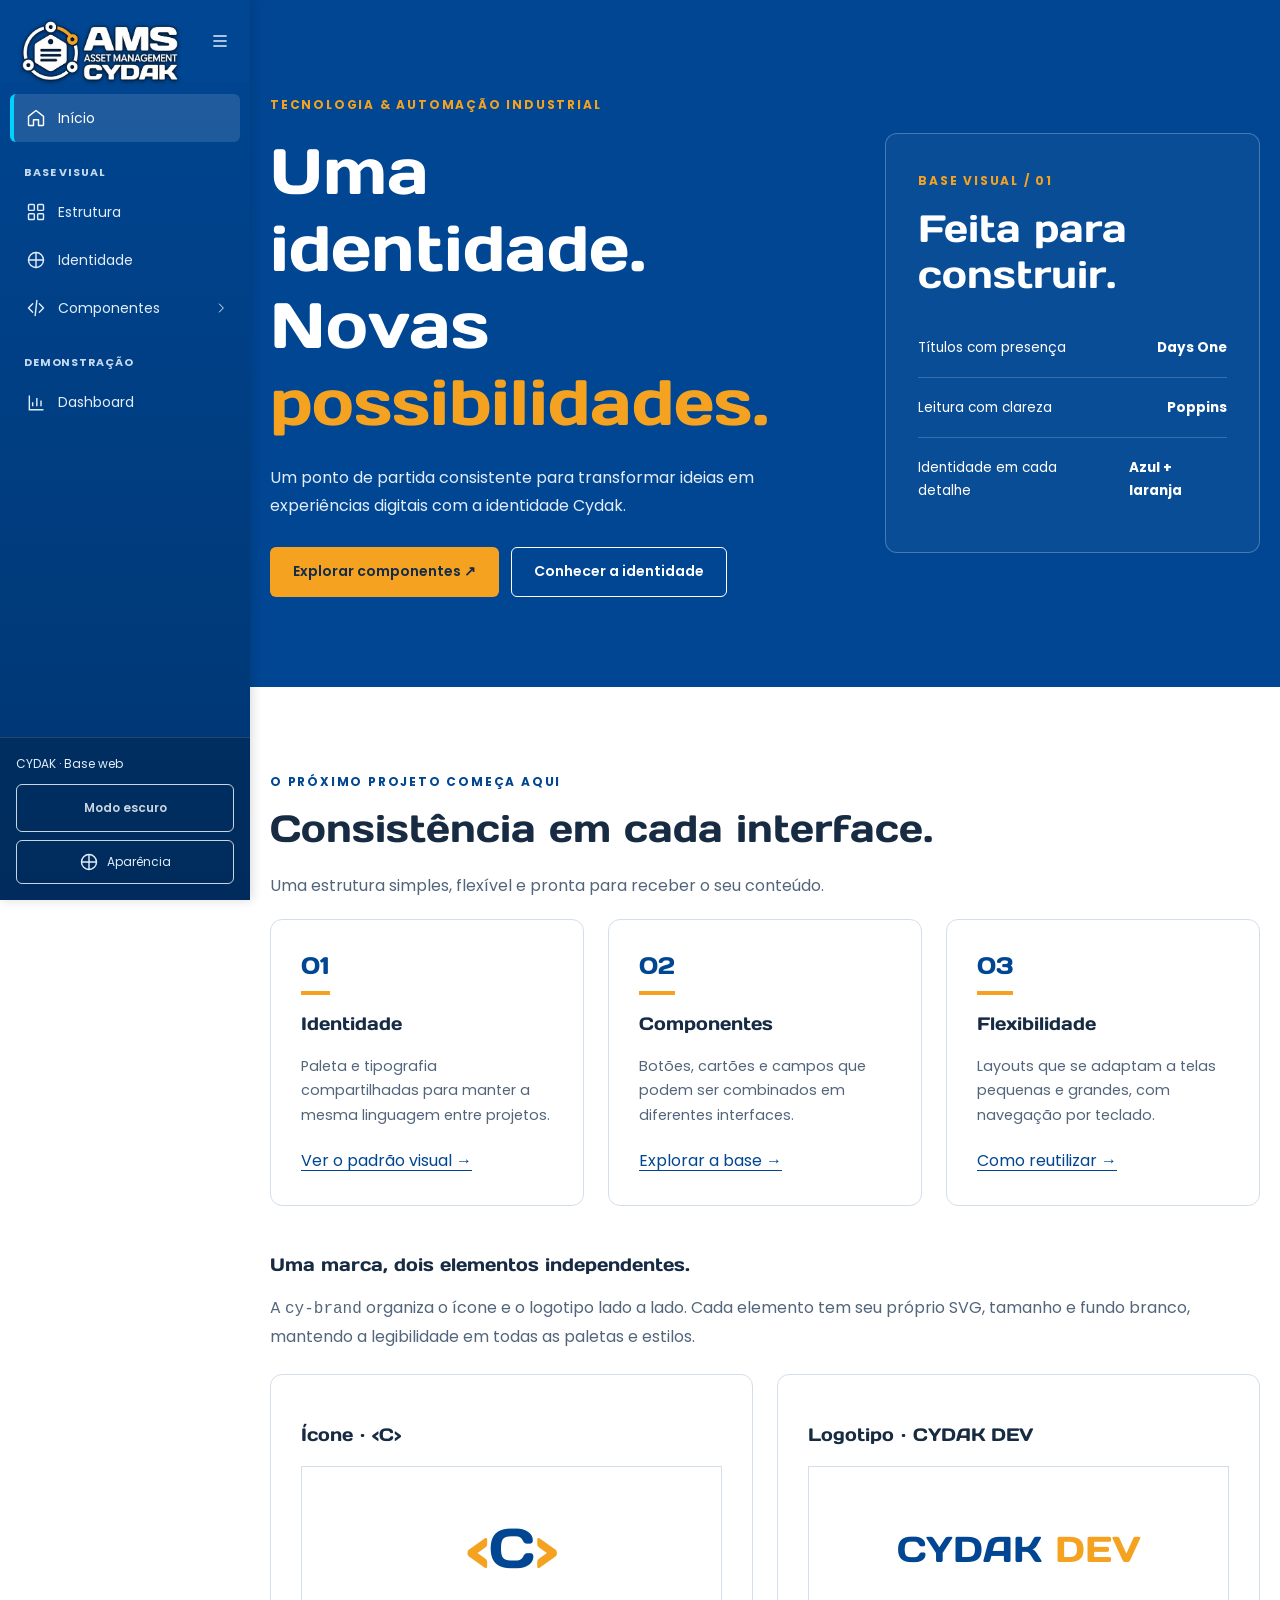
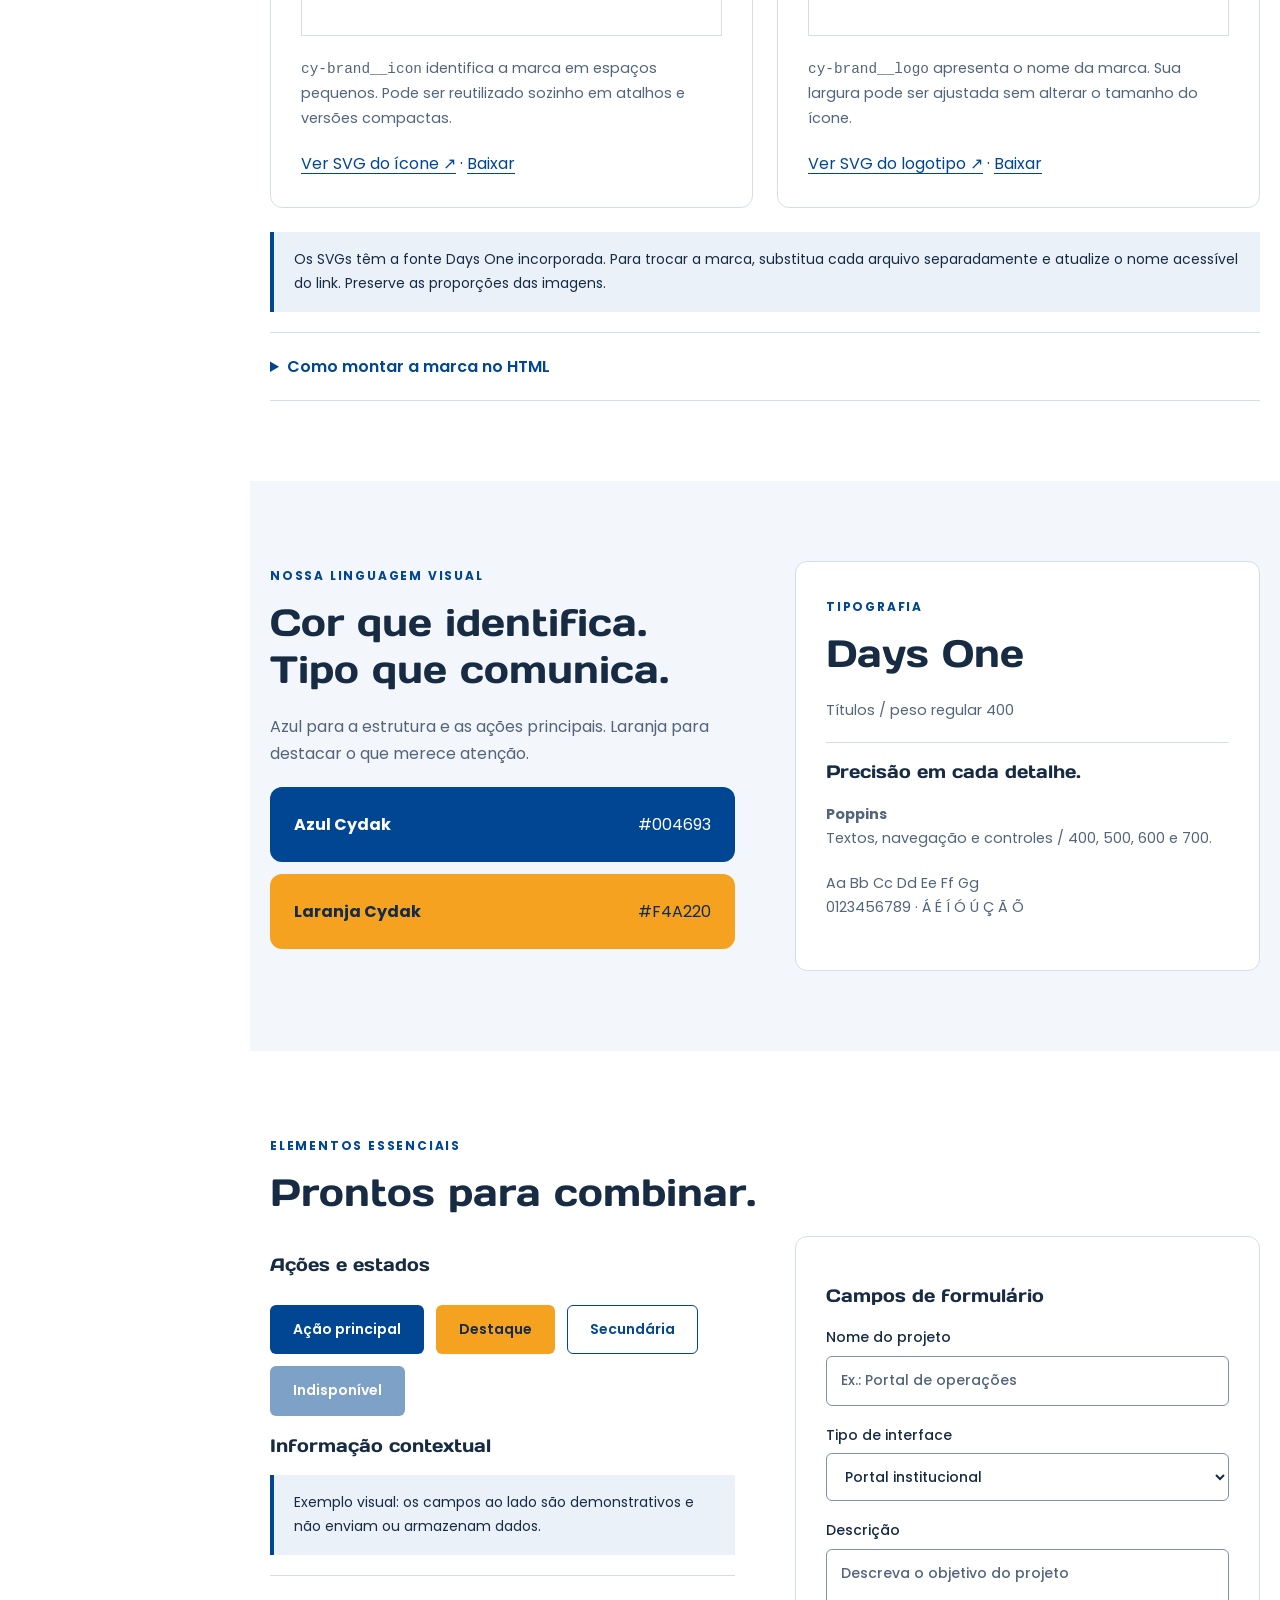
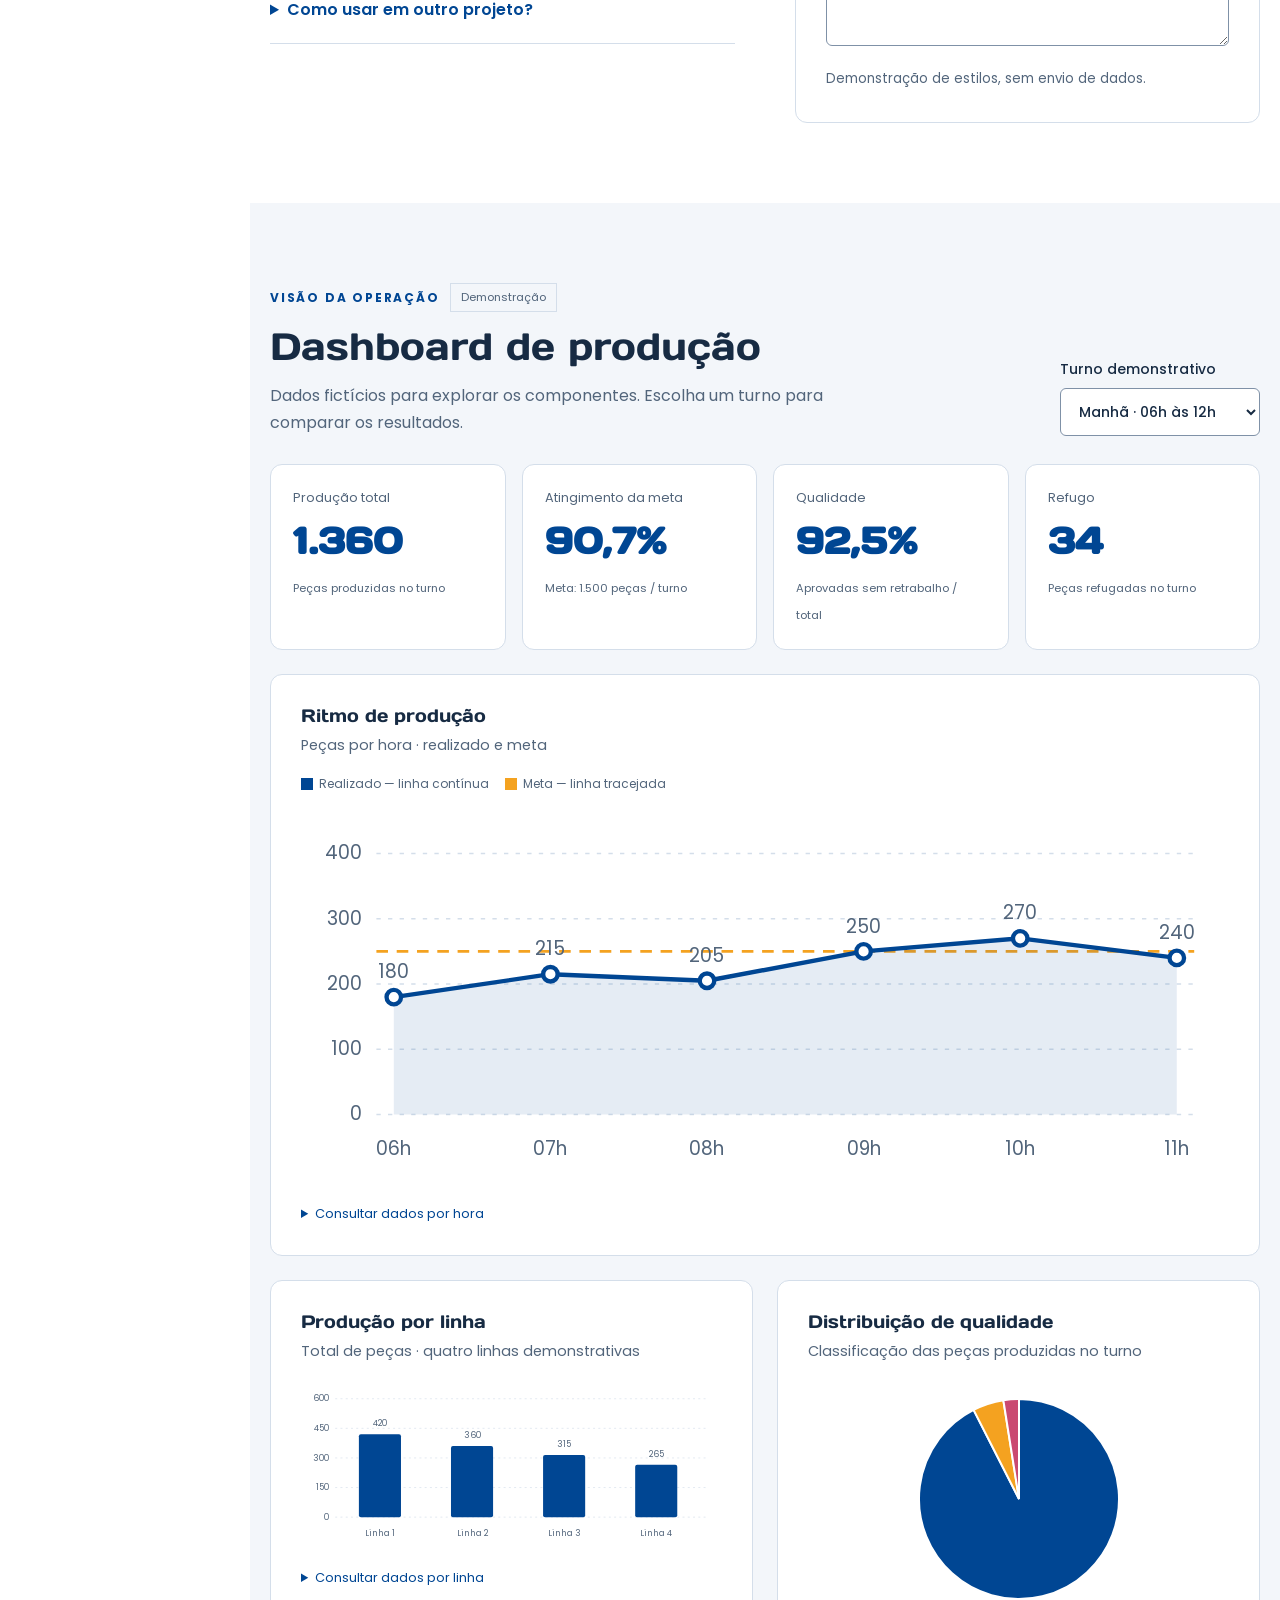
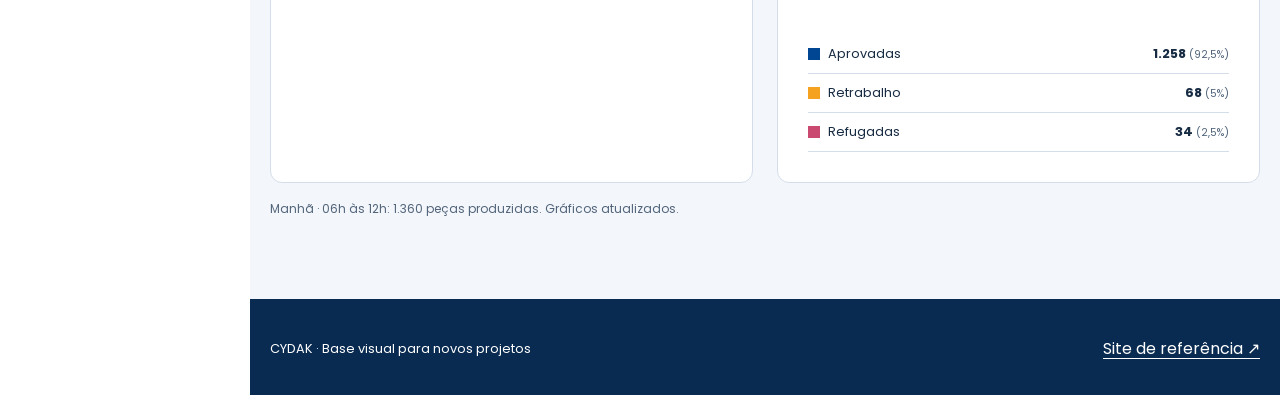
<file: index.html>
<!doctype html>
<html lang="pt-BR">
<head>
  <meta charset="utf-8">
  <meta name="viewport" content="width=device-width, initial-scale=1">
  <meta name="description" content="Base visual reutilizável para projetos Cydak: cores, tipografia e componentes.">
  <title>CYDAK | Base para novos projetos</title>
  <script src="assets/js/theme.js"></script>
  <script src="assets/js/appearance.js"></script>
  <link rel="stylesheet" href="assets/css/cydak.css">
  <link rel="stylesheet" href="assets/css/sidebar.css">
  <link rel="stylesheet" href="assets/css/appearance.css">
  <link rel="stylesheet" href="assets/css/visual-styles.css">
  <link rel="stylesheet" href="assets/css/dashboard.css">
  <script src="assets/js/sidebar.js" defer></script>
  <script src="assets/js/dashboard.js" defer></script>
</head>
<body>
  <svg class="cy-filter-definitions" width="0" height="0" aria-hidden="true" focusable="false">
    <filter id="cy-logo-dark" color-interpolation-filters="sRGB">
      <feColorMatrix type="matrix" values="
        -0.045 0 0 0 1
        -0.381 0 0 0 1
        -0.914 0 0 0 1
         0     0 0 1 0"/>
    </filter>
  </svg>
  <a class="cy-skip" href="#conteudo">Ir para o conteúdo</a>
  <div class="cy-app">
  <aside class="cy-sidebar" aria-label="Menu lateral">
    <div class="cy-sidebar__brand"><a class="cy-brand cy-brand--ams" href="#conteudo" aria-label="CYDAK AMS — início"><span class="cy-brand__selected"><img data-brand-image src="assets/brand/ams/ams-gestao-ativos.png" alt="" width="1906" height="825"></span></a><button class="cy-sidebar__toggle" type="button" aria-controls="menu-lateral" aria-expanded="true" aria-label="Recolher menu" title="Recolher menu" hidden><svg class="cy-sidebar__icon" viewBox="0 0 24 24" fill="none" stroke="currentColor" stroke-width="2" aria-hidden="true"><path d="M4 6h16M4 12h16M4 18h16"/></svg></button></div>
    <nav class="cy-sidebar__nav" id="menu-lateral" aria-label="Navegação principal"><a class="cy-sidebar__link" href="#conteudo" title="Início"><svg class="cy-sidebar__icon" viewBox="0 0 24 24" fill="none" stroke="currentColor" stroke-width="1.7" stroke-linecap="round" stroke-linejoin="round" aria-hidden="true"><path d="m3 10 9-7 9 7v10a1 1 0 0 1-1 1h-5v-7H9v7H4a1 1 0 0 1-1-1Z"/></svg><span class="cy-sidebar__label">Início</span></a><p class="cy-sidebar__section">Base visual</p><a class="cy-sidebar__link" href="#estrutura" title="Estrutura"><svg class="cy-sidebar__icon" viewBox="0 0 24 24" fill="none" stroke="currentColor" stroke-width="1.7" stroke-linecap="round" stroke-linejoin="round" aria-hidden="true"><rect x="3" y="3" width="7" height="7" rx="1"/><rect x="14" y="3" width="7" height="7" rx="1"/><rect x="3" y="14" width="7" height="7" rx="1"/><rect x="14" y="14" width="7" height="7" rx="1"/></svg><span class="cy-sidebar__label">Estrutura</span></a><a class="cy-sidebar__link" href="#identidade" title="Identidade"><svg class="cy-sidebar__icon" viewBox="0 0 24 24" fill="none" stroke="currentColor" stroke-width="1.7" stroke-linecap="round" stroke-linejoin="round" aria-hidden="true"><circle cx="12" cy="12" r="9"/><path d="M12 3v18M3 12h18"/></svg><span class="cy-sidebar__label">Identidade</span></a><details class="cy-sidebar__group"><summary title="Componentes"><svg class="cy-sidebar__icon" viewBox="0 0 24 24" fill="none" stroke="currentColor" stroke-width="1.7" stroke-linecap="round" stroke-linejoin="round" aria-hidden="true"><path d="m8 7-5 5 5 5m8-10 5 5-5 5m-3-14-2 18"/></svg><span class="cy-sidebar__label">Componentes</span><svg class="cy-sidebar__icon" viewBox="0 0 24 24" fill="none" stroke="currentColor" stroke-width="1.7" stroke-linecap="round" stroke-linejoin="round" aria-hidden="true"><path d="m9 5 7 7-7 7"/></svg></summary><div class="cy-sidebar__submenu"><a class="cy-sidebar__link" href="#componentes" title="Visão geral"><svg class="cy-sidebar__icon" viewBox="0 0 24 24" fill="none" stroke="currentColor" stroke-width="1.7" stroke-linecap="round" stroke-linejoin="round" aria-hidden="true"><rect x="3" y="3" width="7" height="7" rx="1"/><rect x="14" y="3" width="7" height="7" rx="1"/><rect x="3" y="14" width="7" height="7" rx="1"/><rect x="14" y="14" width="7" height="7" rx="1"/></svg><span class="cy-sidebar__label">Visão geral</span></a><a class="cy-sidebar__link" href="#uso" title="Como reutilizar"><svg class="cy-sidebar__icon" viewBox="0 0 24 24" fill="none" stroke="currentColor" stroke-width="1.7" stroke-linecap="round" stroke-linejoin="round" aria-hidden="true"><path d="M12 5v16M3 3l9 2 9-2v16l-9 2-9-2Z"/></svg><span class="cy-sidebar__label">Como reutilizar</span></a></div></details><p class="cy-sidebar__section">Demonstração</p><a class="cy-sidebar__link" href="#dashboard" title="Dashboard"><svg class="cy-sidebar__icon" viewBox="0 0 24 24" fill="none" stroke="currentColor" stroke-width="1.7" aria-hidden="true"><path d="M4 3v17h17M8 16v-5m5 5V6m5 10V9"/></svg><span class="cy-sidebar__label">Dashboard</span></a></nav>
    <div class="cy-sidebar__footer"><span class="cy-sidebar__caption">CYDAK · Base web</span><button class="cy-button cy-button--outline cy-theme-toggle" type="button" data-theme-toggle hidden>Modo escuro</button><button class="cy-appearance-open" type="button" data-appearance-open aria-haspopup="dialog" aria-controls="aparencia" aria-label="Personalizar aparência" title="Personalizar aparência" hidden><svg class="cy-sidebar__icon" viewBox="0 0 24 24" fill="none" stroke="currentColor" stroke-width="1.7" aria-hidden="true"><circle cx="12" cy="12" r="9"/><path d="M12 3v18M3 12h18"/></svg><span>Aparência</span></button></div>
  </aside>
  <div class="cy-app__content">
  <main id="conteudo">


    <section class="cy-hero" aria-labelledby="titulo">
      <div class="cy-container cy-hero__grid">
        <div>
          <span class="cy-eyebrow">Tecnologia &amp; automação industrial</span>
          <h1 id="titulo">Uma identidade.<br>Novas <span class="cy-hero__accent">possibilidades.</span></h1>
          <p>Um ponto de partida consistente para transformar ideias em experiências digitais com a identidade Cydak.</p>
          <div class="cy-actions"><a class="cy-button cy-button--accent" href="#componentes">Explorar componentes <span aria-hidden="true">&nbsp;↗</span></a><a class="cy-button cy-button--outline" href="#identidade">Conhecer a identidade</a></div>
        </div>
        <aside class="cy-panel" aria-label="Resumo da base visual">
          <span class="cy-eyebrow">Base visual / 01</span>
          <h2>Feita para<br>construir.</h2>
          <div class="cy-panel__row"><span>Títulos com presença</span><strong>Days One</strong></div>
          <div class="cy-panel__row"><span>Leitura com clareza</span><strong>Poppins</strong></div>
          <div class="cy-panel__row"><span>Identidade em cada detalhe</span><strong>Azul + laranja</strong></div>
        </aside>
      </div>
    </section>
    <section class="cy-section" id="estrutura" aria-labelledby="estrutura-titulo">
      <div class="cy-container">
        <span class="cy-eyebrow">O próximo projeto começa aqui</span>
        <h2 id="estrutura-titulo">Consistência em cada interface.</h2>
        <p class="cy-muted">Uma estrutura simples, flexível e pronta para receber o seu conteúdo.</p>
        <div class="cy-grid">
          <article class="cy-card"><span class="cy-card__index">01</span><h3>Identidade</h3><p>Paleta e tipografia compartilhadas para manter a mesma linguagem entre projetos.</p><a href="#identidade">Ver o padrão visual →</a></article>
          <article class="cy-card"><span class="cy-card__index">02</span><h3>Componentes</h3><p>Botões, cartões e campos que podem ser combinados em diferentes interfaces.</p><a href="#componentes">Explorar a base →</a></article>
          <article class="cy-card"><span class="cy-card__index">03</span><h3>Flexibilidade</h3><p>Layouts que se adaptam a telas pequenas e grandes, com navegação por teclado.</p><a href="#uso">Como reutilizar →</a></article>
        </div>
        <div class="cy-brand-guide" aria-labelledby="marca-estrutura-titulo">
          <h3 id="marca-estrutura-titulo">Uma marca, dois elementos independentes.</h3>
          <p class="cy-muted">A <code>cy-brand</code> organiza o ícone e o logotipo lado a lado. Cada elemento tem seu próprio SVG, tamanho e fundo branco, mantendo a legibilidade em todas as paletas e estilos.</p>
          <div class="cy-brand-guide__grid">
            <article class="cy-card"><h3>Ícone · &lt;C&gt;</h3><div class="cy-brand-guide__preview"><img class="cy-brand-guide__icon" src="assets/brand/icone-c.svg" alt="Ícone Cydak: letra C azul entre sinais angulares laranja" width="512" height="512" loading="lazy"></div><p><code>cy-brand__icon</code> identifica a marca em espaços pequenos. Pode ser reutilizado sozinho em atalhos e versões compactas.</p><a href="assets/brand/icone-c.svg" target="_blank" rel="noopener">Ver SVG do ícone ↗</a> · <a href="assets/brand/icone-c.svg" download>Baixar</a></article>
            <article class="cy-card"><h3>Logotipo · CYDAK DEV</h3><div class="cy-brand-guide__preview"><img class="cy-brand-guide__logo" src="assets/brand/cydak-dev.svg" alt="Logotipo CYDAK em azul e DEV em laranja" width="1000" height="180" loading="lazy"></div><p><code>cy-brand__logo</code> apresenta o nome da marca. Sua largura pode ser ajustada sem alterar o tamanho do ícone.</p><a href="assets/brand/cydak-dev.svg" target="_blank" rel="noopener">Ver SVG do logotipo ↗</a> · <a href="assets/brand/cydak-dev.svg" download>Baixar</a></article>
          </div>
          <p class="cy-note">Os SVGs têm a fonte Days One incorporada. Para trocar a marca, substitua cada arquivo separadamente e atualize o nome acessível do link. Preserve as proporções das imagens.</p>
          <details class="cy-details"><summary>Como montar a marca no HTML</summary><pre class="cy-brand-guide__code"><code>&lt;a class="cy-brand" href="#conteudo" aria-label="Cydak Dev — início"&gt;
  &lt;span class="cy-brand__icon"&gt;
    &lt;img src="assets/brand/icone-c.svg" alt="" width="512" height="512"&gt;
  &lt;/span&gt;
  &lt;span class="cy-brand__logo"&gt;
    &lt;img src="assets/brand/cydak-dev.svg" alt="" width="1000" height="180"&gt;
  &lt;/span&gt;
&lt;/a&gt;</code></pre></details>
        </div>
      </div>
    </section>
    <section class="cy-section cy-section--soft" id="identidade" aria-labelledby="identidade-titulo">
      <div class="cy-container cy-split">
        <div><span class="cy-eyebrow">Nossa linguagem visual</span><h2 id="identidade-titulo">Cor que identifica.<br>Tipo que comunica.</h2><p class="cy-muted">Azul para a estrutura e as ações principais. Laranja para destacar o que merece atenção.</p><div class="cy-swatch cy-swatch--blue"><strong>Azul Cydak</strong><span>#004693</span></div><div class="cy-swatch cy-swatch--orange"><strong>Laranja Cydak</strong><span>#F4A220</span></div></div>
        <div class="cy-card"><span class="cy-eyebrow">Tipografia</span><h2>Days One</h2><p>Títulos / peso regular 400</p><hr><h3>Precisão em cada detalhe.</h3><p><strong>Poppins</strong><br>Textos, navegação e controles / 400, 500, 600 e 700.</p><p>Aa Bb Cc Dd Ee Ff Gg<br>0123456789 · Á É Í Ó Ú Ç Ã Õ</p></div>
      </div>
    </section>
    <section class="cy-section" id="componentes" aria-labelledby="componentes-titulo">
      <div class="cy-container"><span class="cy-eyebrow">Elementos essenciais</span><h2 id="componentes-titulo">Prontos para combinar.</h2>
        <div class="cy-split">
          <div><h3>Ações e estados</h3><div class="cy-actions"><a class="cy-button" href="#uso">Ação principal</a><a class="cy-button cy-button--accent" href="#uso">Destaque</a><a class="cy-button cy-button--outline" href="#uso">Secundária</a><button class="cy-button" type="button" disabled>Indisponível</button></div><h3>Informação contextual</h3><p class="cy-note">Exemplo visual: os campos ao lado são demonstrativos e não enviam ou armazenam dados.</p><details class="cy-details" id="uso"><summary>Como usar em outro projeto?</summary><p>Copie a pasta assets e vincule cydak.css no HTML. Reutilize os componentes desta página e ajuste os tokens no início do CSS. Consulte o README para detalhes.</p></details></div>
          <div class="cy-card"><h3>Campos de formulário</h3><label class="cy-field" for="nome">Nome do projeto<input class="cy-input" id="nome" name="nome" placeholder="Ex.: Portal de operações" aria-describedby="aviso-campos"></label><label class="cy-field" for="tipo">Tipo de interface<select class="cy-input" id="tipo" name="tipo"><option>Portal institucional</option><option>Painel de operações</option><option>Sistema interno</option></select></label><label class="cy-field" for="descricao">Descrição<textarea class="cy-input" id="descricao" name="descricao" rows="3" placeholder="Descreva o objetivo do projeto"></textarea></label><small id="aviso-campos" class="cy-muted">Demonstração de estilos, sem envio de dados.</small></div>
        </div>
      </div>
    </section>
    <section class="cy-section cy-dashboard" id="dashboard" data-dashboard aria-labelledby="dashboard-titulo">
      <div class="cy-container">
        <div class="cy-dashboard__heading">
          <div><span class="cy-eyebrow">Visão da operação</span><span class="cy-dashboard__badge">Demonstração</span><h2 id="dashboard-titulo">Dashboard de produção</h2><p class="cy-muted">Dados fictícios para explorar os componentes. Escolha um turno para comparar os resultados.</p></div>
          <label class="cy-field cy-dashboard__filter" for="dashboard-turno">Turno demonstrativo<select class="cy-input" id="dashboard-turno"><option value="morning">Manhã · 06h às 12h</option><option value="afternoon">Tarde · 12h às 18h</option><option value="night">Noite · 18h às 00h</option></select></label>
        </div>
        <noscript><p class="cy-note">Ative o JavaScript para visualizar os indicadores e gráficos demonstrativos.</p></noscript>
        <div class="cy-dashboard__kpis">
          <article class="cy-card cy-kpi"><span class="cy-kpi__label">Produção total</span><strong data-kpi="production">—</strong><small>Peças produzidas no turno</small></article>
          <article class="cy-card cy-kpi"><span class="cy-kpi__label">Atingimento da meta</span><strong data-kpi="target">—</strong><small>Meta: 1.500 peças / turno</small></article>
          <article class="cy-card cy-kpi"><span class="cy-kpi__label">Qualidade</span><strong data-kpi="quality">—</strong><small>Aprovadas sem retrabalho / total</small></article>
          <article class="cy-card cy-kpi"><span class="cy-kpi__label">Refugo</span><strong data-kpi="rejected">—</strong><small>Peças refugadas no turno</small></article>
        </div>
        <div class="cy-dashboard__charts">
          <article class="cy-card cy-chart cy-chart--wide" aria-labelledby="grafico-linha-titulo"><h3 id="grafico-linha-titulo">Ritmo de produção</h3><p class="cy-chart__subtitle">Peças por hora · realizado e meta</p><div class="cy-chart__legend"><span><i class="cy-chart__key" aria-hidden="true"></i>Realizado — linha contínua</span><span><i class="cy-chart__key cy-chart__key--1" aria-hidden="true"></i>Meta — linha tracejada</span></div><div class="cy-chart__canvas" data-chart="line"></div><details><summary>Consultar dados por hora</summary><div class="cy-chart__table" data-table="line"></div></details></article>
          <article class="cy-card cy-chart" aria-labelledby="grafico-barra-titulo"><h3 id="grafico-barra-titulo">Produção por linha</h3><p class="cy-chart__subtitle">Total de peças · quatro linhas demonstrativas</p><div class="cy-chart__canvas" data-chart="bar"></div><details><summary>Consultar dados por linha</summary><div class="cy-chart__table" data-table="bar"></div></details></article>
          <article class="cy-card cy-chart" aria-labelledby="grafico-pizza-titulo"><h3 id="grafico-pizza-titulo">Distribuição de qualidade</h3><p class="cy-chart__subtitle">Classificação das peças produzidas no turno</p><div class="cy-chart__canvas cy-chart__pie" data-chart="pie"></div><ul class="cy-chart__pie-legend" data-pie-legend></ul></article>
        </div>
        <p class="cy-dashboard__status" data-dashboard-status role="status" aria-live="polite"></p>
      </div>
    </section>
  </main>
  <footer class="cy-footer"><div class="cy-container cy-footer__inner"><p>CYDAK · Base visual para novos projetos</p><a href="https://cydak.com.br/">Site de referência ↗</a></div></footer>
  </div>
  </div>
</body>
</html>
</file>
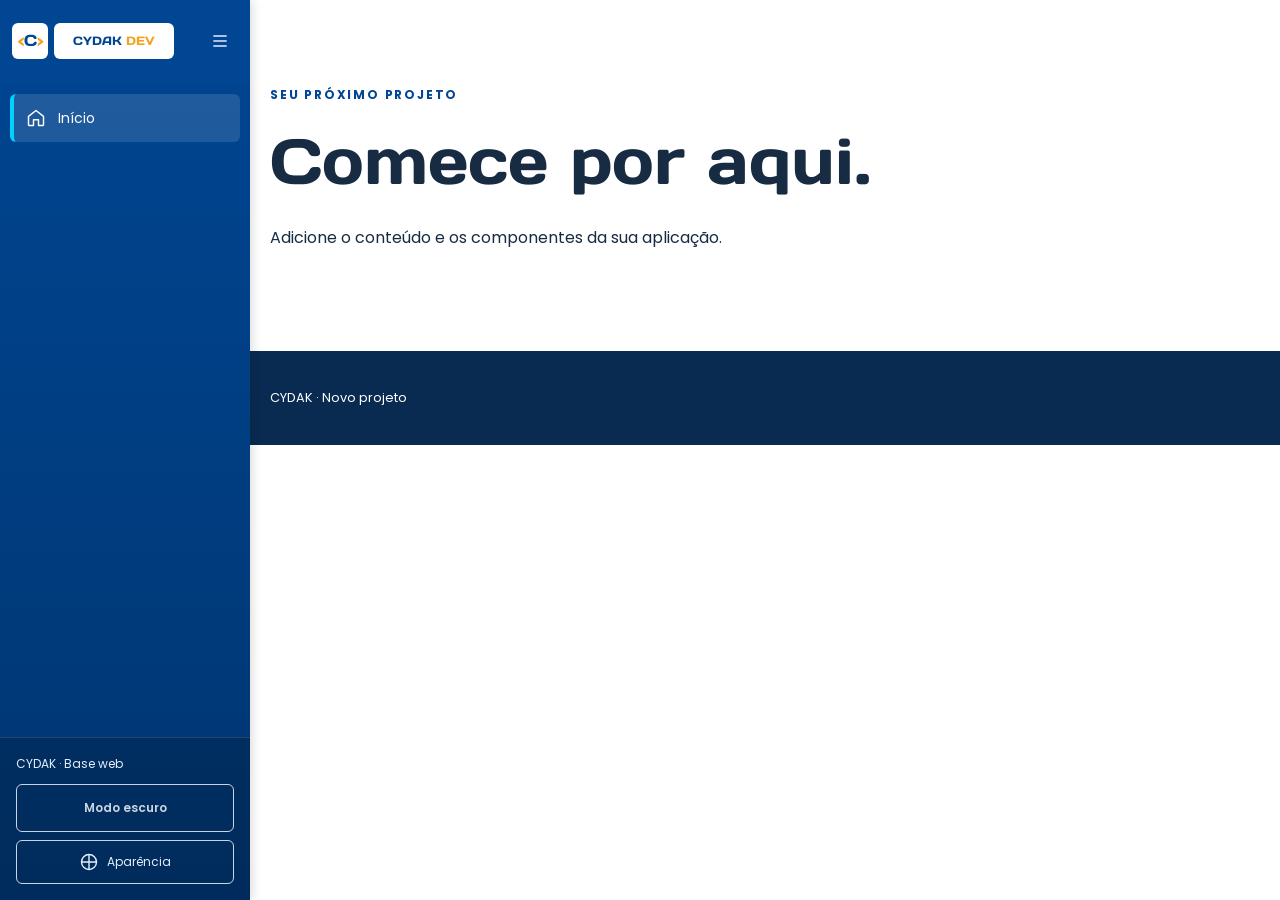
<file: starter.html>
<!doctype html>
<html lang="pt-BR">
<head>
  <meta charset="utf-8">
  <meta name="viewport" content="width=device-width, initial-scale=1">
  <title>Novo projeto | CYDAK</title>
  <script src="assets/js/theme.js"></script>
  <script src="assets/js/appearance.js"></script>
  <link rel="stylesheet" href="assets/css/cydak.css">
  <link rel="stylesheet" href="assets/css/sidebar.css">
  <link rel="stylesheet" href="assets/css/appearance.css">
  <link rel="stylesheet" href="assets/css/visual-styles.css">
  <script src="assets/js/sidebar.js" defer></script>
</head>
<body>
  <a class="cy-skip" href="#conteudo">Ir para o conteúdo</a>
  <div class="cy-app">
  <aside class="cy-sidebar" aria-label="Menu lateral">
    <div class="cy-sidebar__brand"><a class="cy-brand" href="#conteudo" aria-label="Cydak Dev — início"><span class="cy-brand__icon"><img src="assets/brand/icone-c.svg" alt="" width="512" height="512"></span><span class="cy-brand__logo"><img src="assets/brand/cydak-dev.svg" alt="" width="1000" height="180"></span></a><button class="cy-sidebar__toggle" type="button" aria-controls="menu-lateral" aria-expanded="true" aria-label="Recolher menu" title="Recolher menu" hidden><svg class="cy-sidebar__icon" viewBox="0 0 24 24" fill="none" stroke="currentColor" stroke-width="2" aria-hidden="true"><path d="M4 6h16M4 12h16M4 18h16"/></svg></button></div>
    <nav class="cy-sidebar__nav" id="menu-lateral" aria-label="Navegação principal"><a class="cy-sidebar__link" href="#conteudo" title="Início"><svg class="cy-sidebar__icon" viewBox="0 0 24 24" fill="none" stroke="currentColor" stroke-width="1.7" stroke-linecap="round" stroke-linejoin="round" aria-hidden="true"><path d="m3 10 9-7 9 7v10a1 1 0 0 1-1 1h-5v-7H9v7H4a1 1 0 0 1-1-1Z"/></svg><span class="cy-sidebar__label">Início</span></a></nav>
    <div class="cy-sidebar__footer"><span class="cy-sidebar__caption">CYDAK · Base web</span><button class="cy-button cy-button--outline cy-theme-toggle" type="button" data-theme-toggle hidden>Modo escuro</button><button class="cy-appearance-open" type="button" data-appearance-open aria-haspopup="dialog" aria-controls="aparencia" aria-label="Personalizar aparência" title="Personalizar aparência" hidden><svg class="cy-sidebar__icon" viewBox="0 0 24 24" fill="none" stroke="currentColor" stroke-width="1.7" aria-hidden="true"><circle cx="12" cy="12" r="9"/><path d="M12 3v18M3 12h18"/></svg><span>Aparência</span></button></div>
  </aside>
  <div class="cy-app__content">
  <main id="conteudo" class="cy-section"><div class="cy-container"><span class="cy-eyebrow">Seu próximo projeto</span><h1>Comece por aqui.</h1><p>Adicione o conteúdo e os componentes da sua aplicação.</p></div></main>
  <footer class="cy-footer"><div class="cy-container"><p>CYDAK · Novo projeto</p></div></footer>
  </div>
  </div>
</body>
</html>
</file>
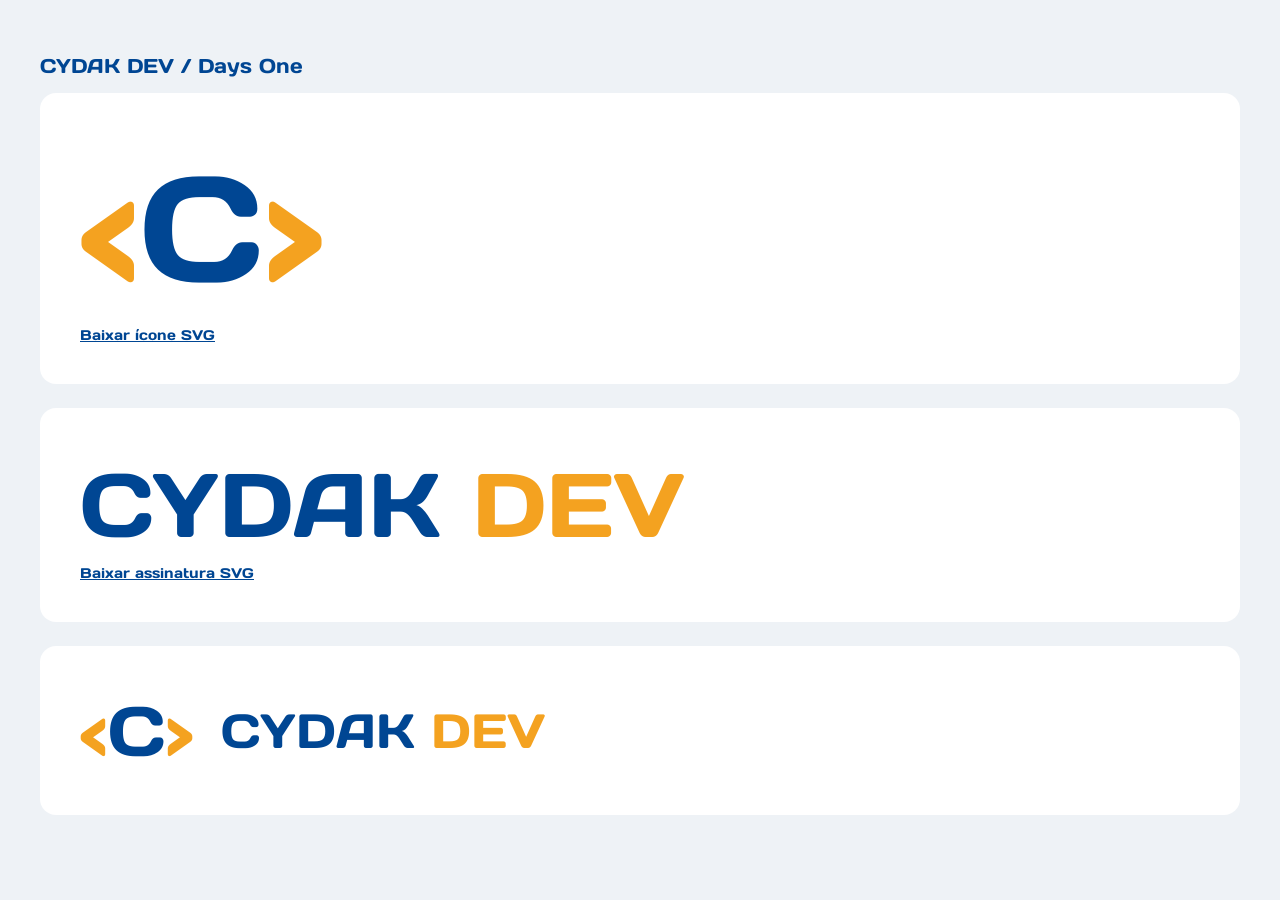
<file: assets/brand/preview.html>
<!doctype html><html lang="pt-BR"><meta charset="utf-8"><meta name="viewport" content="width=device-width,initial-scale=1"><title>CYDAK DEV — marca</title><style>@font-face{font-family:'Days One';src:url('days-one.font')}*{box-sizing:border-box}body{margin:0;padding:40px;background:#eef2f6;font-family:'Days One',sans-serif;color:#004693}.sheet{background:white;padding:40px;margin-bottom:24px;border-radius:16px}.icon{font-size:clamp(64px,12vw,150px)}.wordmark{font-size:clamp(32px,7vw,90px)}.orange{color:#F4A220}h1{font-size:20px;font-weight:400}.lockup{display:flex;align-items:center;gap:28px;flex-wrap:wrap}.lockup .icon{font-size:70px}.lockup .wordmark{font-size:48px}a{color:#004693;font-size:14px}</style><h1>CYDAK DEV / Days One</h1><div class="sheet"><div class="icon"><span class="orange">&lt;</span>C<span class="orange">&gt;</span></div><a href="icone-c.svg" download>Baixar ícone SVG</a></div><div class="sheet"><div class="wordmark">CYDAK <span class="orange">DEV</span></div><a href="cydak-dev.svg" download>Baixar assinatura SVG</a></div><div class="sheet lockup"><div class="icon"><span class="orange">&lt;</span>C<span class="orange">&gt;</span></div><div class="wordmark">CYDAK <span class="orange">DEV</span></div></div></html>
</file>
<file: assets/css/cydak.css>
@import url('https://fonts.googleapis.com/css2?family=Days+One&family=Poppins:wght@400;500;600;700&display=swap');

/* Identidade compartilhada: ajuste os tokens para personalizar todo o projeto. */
:root {
  --cy-blue: #004693;
  --cy-orange: #F4A220;
  --cy-blue-dark: #003570;
  --cy-ink: #172b43;
  --cy-muted: #52657b;
  --cy-surface: #f3f6fa;
  --cy-white: #fff;
  --cy-border: #d4deea;
  --cy-title: 'Days One', sans-serif;
  --cy-text: 'Poppins', sans-serif;
  --cy-radius: 12px;
  --cy-width: 1160px;
}
*, *::before, *::after { box-sizing: border-box; }
html { scroll-behavior: smooth; scroll-padding-top: 24px; }
body { margin: 0; color: var(--cy-ink); background: var(--cy-white); font: 400 1rem/1.7 var(--cy-text); }
h1, h2, h3 { font-family: var(--cy-title); font-weight: 400; line-height: 1.2; text-wrap: balance; }
h1 { font-size: clamp(2.2rem, 5vw, 4.3rem); margin: 16px 0 24px; }
h2 { font-size: clamp(1.7rem, 3vw, 2.7rem); margin: 12px 0 20px; }
h3 { font-size: 1.15rem; }
p { margin: 0 0 20px; }
a { color: var(--cy-blue); text-underline-offset: 4px; }
button, input, select, textarea { font: inherit; }
:focus-visible { outline: 3px solid var(--cy-blue); outline-offset: 4px; }
.cy-hero :focus-visible, .cy-footer :focus-visible { outline-color: var(--cy-orange); }
.cy-container { width: min(var(--cy-width), calc(100% - 40px)); margin-inline: auto; }
.cy-section { padding-block: 80px; }
.cy-section--soft { background: var(--cy-surface); }
.cy-eyebrow { color: var(--cy-blue); text-transform: uppercase; letter-spacing: .15em; font-size: .75rem; font-weight: 700; }
.cy-muted { color: var(--cy-muted); }
.cy-header { border-bottom: 1px solid var(--cy-border); }
.cy-header__inner { display: flex; align-items: center; justify-content: space-between; gap: 24px; padding-block: 22px; }
.cy-brand { text-decoration: none; }

.cy-nav { display: flex; gap: 26px; flex-wrap: wrap; }
.cy-nav a { text-decoration: none; font-size: .875rem; font-weight: 500; }
.cy-nav a:hover { text-decoration: underline; }
.cy-hero { background: var(--cy-blue); color: white; padding-block: 90px; overflow: hidden; }
.cy-hero__grid { display: grid; grid-template-columns: 1.45fr 1fr; gap: 72px; align-items: center; }
.cy-hero .cy-eyebrow { color: var(--cy-orange); }
.cy-hero p { color: #e3edfa; max-width: 570px; }
.cy-hero__accent { color: var(--cy-orange); }
.cy-actions { display: flex; gap: 12px; flex-wrap: wrap; align-items: center; margin-top: 28px; }
.cy-button { display: inline-flex; align-items: center; justify-content: center; min-height: 48px; padding: 12px 22px; border: 1px solid transparent; border-radius: 6px; background: var(--cy-blue); color: white; text-decoration: none; font-weight: 600; font-size: .875rem; cursor: pointer; transition: background .15s; }
.cy-button:hover { background: var(--cy-blue-dark); }
.cy-button--accent { background: var(--cy-orange); color: #142b47; }
.cy-button--accent:hover { background: #ffb743; }
.cy-button--outline { border-color: currentColor; background: transparent; color: var(--cy-blue); }
.cy-button--outline:hover { background: #eaf1f9; }
.cy-hero .cy-button--outline { color: white; }
.cy-hero .cy-button--outline:hover { background: #ffffff18; }
.cy-button:disabled { opacity: .5; cursor: not-allowed; }
.cy-panel { border: 1px solid #ffffff40; background: #ffffff0a; border-radius: var(--cy-radius); padding: 32px; }
.cy-panel__row { display: flex; justify-content: space-between; gap: 16px; padding-block: 18px; border-bottom: 1px solid #ffffff30; font-size: .85rem; }
.cy-panel__row:last-child { border-bottom: 0; }
.cy-panel__number { font: 400 3rem var(--cy-title); color: var(--cy-orange); }
.cy-grid { display: grid; grid-template-columns: repeat(3, minmax(0, 1fr)); gap: 24px; }
.cy-card { padding: 30px; border: 1px solid var(--cy-border); border-radius: var(--cy-radius); background: white; }
.cy-card__index { font: 400 1.5rem var(--cy-title); color: var(--cy-blue); display: inline-block; border-bottom: 4px solid var(--cy-orange); padding-bottom: 10px; }
.cy-card p { font-size: .9rem; color: var(--cy-muted); }
.cy-split { display: grid; grid-template-columns: 1fr 1fr; gap: 60px; }
.cy-swatch { padding: 24px; border-radius: var(--cy-radius); margin-bottom: 12px; display: flex; justify-content: space-between; gap: 12px; }
.cy-swatch--blue { background: var(--cy-blue); color: white; }
.cy-swatch--orange { background: var(--cy-orange); color: #142b47; }
.cy-field { display: grid; gap: 6px; margin-bottom: 18px; font-size: .875rem; font-weight: 500; }
.cy-input { width: 100%; padding: 12px 14px; border: 1px solid #7f91a7; border-radius: 6px; background: white; color: var(--cy-ink); min-height: 48px; }
.cy-input:disabled { background: var(--cy-surface); }
.cy-note { padding: 16px 20px; border-left: 4px solid var(--cy-blue); background: #eaf1f9; font-size: .875rem; }
.cy-details { border-block: 1px solid var(--cy-border); padding-block: 20px; }
.cy-details summary { cursor: pointer; font-weight: 600; color: var(--cy-blue); }
.cy-details p { padding-top: 16px; }
.cy-footer { background: #092b51; color: white; padding-block: 36px; }
.cy-footer__inner { display: flex; justify-content: space-between; align-items: center; gap: 20px; flex-wrap: wrap; }
.cy-footer a { color: white; }
.cy-footer p { margin: 0; font-size: .8rem; }
.cy-skip { position: absolute; top: -100px; left: 16px; z-index: 10; background: white; padding: 12px; }
.cy-skip:focus { top: 12px; }
@media (max-width: 800px) {
  .cy-hero__grid, .cy-split { grid-template-columns: 1fr; gap: 32px; }
  .cy-grid { grid-template-columns: 1fr; }
  .cy-header__inner { align-items: flex-start; flex-direction: column; gap: 14px; }
  .cy-nav { gap: 18px; }
  .cy-section, .cy-hero { padding-block: 52px; }
}
@media (prefers-reduced-motion: reduce) {
  html { scroll-behavior: auto; }
  *, *::before, *::after { transition: none !important; }
}

/* Marca Days One local e temas claro/escuro. */
@font-face { font-family: 'Days One'; src: url('../brand/days-one.font') format('truetype'); font-weight: 400; font-style: normal; font-display: swap; }
:root { color-scheme: light; --cy-background: #fff; --cy-card-background: #fff; --cy-link: #004693; --cy-note-background: #eaf1f9; --cy-control-border: #7f91a7; }
:root[data-theme="dark"] { color-scheme: dark; --cy-background: #0c1624; --cy-card-background: #142235; --cy-surface: #101c2c; --cy-ink: #eef4fc; --cy-muted: #b5c4d7; --cy-border: #34465d; --cy-link: #91c4ff; --cy-note-background: #1a304c; --cy-control-border: #8195ae; }
@media (prefers-color-scheme: dark) {
  :root:not([data-theme]) { color-scheme: dark; --cy-background: #0c1624; --cy-card-background: #142235; --cy-surface: #101c2c; --cy-ink: #eef4fc; --cy-muted: #b5c4d7; --cy-border: #34465d; --cy-link: #91c4ff; --cy-note-background: #1a304c; --cy-control-border: #8195ae; }
}
body { background: var(--cy-background); }
a, .cy-eyebrow, .cy-card__index, .cy-details summary { color: var(--cy-link); }
:focus-visible { outline-color: var(--cy-link); }
.cy-card, .cy-input { background: var(--cy-card-background); }
.cy-input { border-color: var(--cy-control-border); }
.cy-input::placeholder { color: var(--cy-muted); opacity: 1; }
.cy-note { background: var(--cy-note-background); border-color: var(--cy-link); }
.cy-button { color: white; }
.cy-button--accent { color: #142b47; }
.cy-button--outline { color: var(--cy-link); }
.cy-button--outline:hover { background: var(--cy-note-background); }
.cy-skip { background: var(--cy-card-background); }
.cy-brand { display: inline-flex; align-items: center; gap: 10px; flex: none; }
.cy-brand__icon, .cy-brand__logo { display: flex; align-items: center; justify-content: center; background: #fff; border-radius: 6px; flex: none; }
.cy-brand__icon { width: 48px; height: 48px; }
.cy-brand__logo { width: 170px; min-height: 48px; padding: 6px 10px; }
.cy-brand img { display: block; width: 100%; height: auto; }
.cy-brand-guide { margin-top: 48px; }
.cy-brand-guide__grid { display: grid; grid-template-columns: repeat(2, minmax(0, 1fr)); gap: 24px; margin-block: 24px; }
.cy-brand-guide__preview { display: flex; align-items: center; justify-content: center; min-height: 170px; padding: 20px; background: #fff; border: 1px solid #d4deea; margin-block: 20px; }
.cy-brand-guide__icon { width: 128px; height: auto; max-width: 100%; }
.cy-brand-guide__logo { width: 320px; height: auto; max-width: 100%; }
.cy-brand-guide__code { overflow-x: auto; padding: 20px; background: var(--cy-surface); font-size: .8rem; }
@media (max-width: 900px) { .cy-brand-guide__grid { grid-template-columns: 1fr; } }
.cy-theme-toggle { white-space: nowrap; }
.cy-theme-toggle[hidden] { display: none; }
.cy-header__inner { flex-wrap: wrap; }
hr { border: 0; border-top: 1px solid var(--cy-border); }
@media (max-width: 800px) {
  .cy-header__inner { flex-direction: row; align-items: center; gap: 16px; }
  .cy-nav { order: 3; width: 100%; }
}
@media (max-width: 420px) {
  .cy-brand { gap: 6px; }
  .cy-brand__icon { width: 40px; height: 40px; }
  .cy-brand__logo { width: 140px; min-height: 40px; }
  .cy-theme-toggle { padding-inline: 10px; font-size: .75rem; }
}
</file>
<file: assets/css/appearance.css>
/* Paleta e estilo independentes do modo claro/escuro. */
/* Os estilos usam seletores próprios para não deixar propriedades residuais ao trocar. */
:root { --cy-link: var(--cy-blue); --cy-component-radius: 6px; --cy-card-padding: 30px; --cy-section-padding: 80px; --cy-card-shadow: none; }
:root[data-theme="dark"] { --cy-link: var(--cy-palette-light, #91c4ff); }
@media (prefers-color-scheme: dark) {
  :root:not([data-theme]) { --cy-link: var(--cy-palette-light, #91c4ff); }
}
.cy-sidebar { background: linear-gradient(180deg, var(--cy-blue), var(--cy-blue-dark)); }
.cy-sidebar__brand { background: var(--cy-blue); }
.cy-card { padding: var(--cy-card-padding); box-shadow: var(--cy-card-shadow); }
.cy-section { padding-block: var(--cy-section-padding); }
.cy-button, .cy-input, .cy-sidebar__link, .cy-sidebar__group > summary { border-radius: var(--cy-component-radius); }
/* A amostra institucional continua documentando a cor original da marca. */
.cy-swatch--blue { background: #004693; }
.cy-appearance-open { display: flex; align-items: center; justify-content: center; gap: 8px; width: 100%; margin-top: 8px; padding: 10px; min-height: 44px; border: 1px solid #cbd5e1; border-radius: 6px; background: transparent; color: #e3edfa; cursor: pointer; font-size: .75rem; }
.cy-appearance-open:hover { background: #ffffff1f; }
.cy-appearance-open[hidden] { display: none; }
.cy-appearance { width: min(980px, calc(100% - 24px)); max-height: calc(100dvh - 24px); padding: 28px; border: 1px solid var(--cy-border); border-radius: 20px; background: var(--cy-card-background); color: var(--cy-ink); box-shadow: 0 24px 80px #00000040; }
.cy-appearance::backdrop { background: #06142699; }
.cy-appearance__heading { display: flex; align-items: flex-start; justify-content: space-between; gap: 16px; }
.cy-appearance h2 { font-size: 1.8rem; margin-block: 8px 16px; }
.cy-appearance p { font-size: .85rem; }
.cy-appearance__close { width: 44px; height: 44px; flex: none; border: 1px solid var(--cy-border); border-radius: 10px; background: var(--cy-surface); color: var(--cy-ink); font-size: 1.5rem; cursor: pointer; }
.cy-appearance fieldset { border: 0; padding: 0; margin: 0 0 24px; min-width: 0; }
.cy-appearance legend { font-size: .875rem; font-weight: 600; margin-bottom: 12px; }
.cy-appearance__intro { margin: -6px 0 12px; color: var(--cy-muted); }
.cy-appearance__logos { display: grid; grid-template-columns: repeat(3, minmax(0, 1fr)); gap: 10px; }
.cy-logo-choice { display: grid; grid-template-rows: 126px auto; gap: 8px; min-width: 0; padding: 10px; border: 2px solid var(--cy-border); border-radius: 12px; background: transparent; color: var(--cy-ink); text-align: left; font-size: .75rem; font-weight: 600; cursor: pointer; }
.cy-logo-choice:hover { border-color: var(--cy-link); }
.cy-logo-choice[aria-pressed="true"] { border-color: var(--cy-link); box-shadow: inset 0 0 0 1px var(--cy-link); }
.cy-logo-choice__preview { display: grid; place-items: center; min-width: 0; min-height: 0; overflow: visible; padding: 10px; background: transparent; }
.cy-logo-choice img { display: block; width: auto; height: auto; max-width: 100%; max-height: 100%; object-fit: contain; }
.cy-logo-choice img, .cy-brand__selected img { filter: url(#cy-logo-dark) drop-shadow(0 0 1px #000) drop-shadow(0 1px 2px #0009); }
.cy-filter-definitions { position: absolute; width: 0; height: 0; overflow: hidden; pointer-events: none; }
.cy-appearance__palettes { display: grid; grid-template-columns: repeat(2, minmax(0, 1fr)); gap: 10px; }
.cy-appearance__option { display: flex; align-items: center; gap: 10px; padding: 12px; border: 2px solid var(--cy-border); border-radius: 12px; background: var(--cy-background); color: var(--cy-ink); text-align: left; font-size: .8rem; cursor: pointer; }
.cy-appearance__option[aria-pressed="true"] { border-color: var(--cy-link); box-shadow: inset 0 0 0 1px var(--cy-link); }
.cy-appearance__option small { display: block; color: var(--cy-muted); font-size: .65rem; }
.cy-appearance__swatch { width: 30px; height: 30px; flex: none; border-radius: 50%; background: var(--swatch); }
.cy-appearance__styles { display: grid; grid-template-columns: repeat(2, minmax(0, 1fr)); gap: 14px; }
.cy-appearance__styles .cy-appearance__option { flex-direction: column; align-items: stretch; gap: 8px; padding: 10px; }
.cy-appearance__hint { color: var(--cy-muted); }
.cy-appearance__actions { display: flex; justify-content: space-between; flex-wrap: wrap; gap: 12px; }
@media (min-width: 641px) {
  .cy-sidebar--collapsed .cy-appearance-open { padding-inline: 0; }
  .cy-sidebar--collapsed .cy-appearance-open span { display: none; }
}
@media (max-width: 640px) {
  .cy-sidebar__footer { flex-wrap: wrap; }
  .cy-appearance-open { width: auto; margin: 0; }
  .cy-appearance { padding: 20px; }
  .cy-appearance__logos { grid-template-columns: repeat(2, minmax(0, 1fr)); }
}
@media (max-width: 360px) {
  .cy-appearance__palettes { grid-template-columns: 1fr; }
  .cy-appearance__styles { gap: 4px; }
  .cy-appearance__styles .cy-appearance__option { padding: 8px 4px; }
}
</file>
<file: assets/css/visual-styles.css>
/* Linguagens visuais: a estrutura HTML e as paletas são compartilhadas. */
:root[data-visual-style="tech"] { --cy-title: 'Consolas', 'Courier New', monospace; --cy-radius: 2px; --cy-component-radius: 2px; }
[data-visual-style="tech"] .cy-app__content { background-image: linear-gradient(var(--cy-border) 1px, transparent 1px), linear-gradient(90deg, var(--cy-border) 1px, transparent 1px); background-size: 40px 40px; }
[data-visual-style="tech"] .cy-hero { background: radial-gradient(ellipse at 90% 0%, var(--cy-blue), transparent 65%), linear-gradient(#ffffff09 1px, transparent 1px), linear-gradient(90deg, #ffffff09 1px, transparent 1px), #071525; background-size: auto, 32px 32px, 32px 32px, auto; border-bottom: 2px solid var(--cy-palette-light); }
[data-visual-style="tech"] .cy-hero h1 { letter-spacing: -.055em; text-transform: uppercase; }
[data-visual-style="tech"] .cy-hero__accent, [data-visual-style="tech"] .cy-hero .cy-eyebrow { color: var(--cy-palette-light); }
[data-visual-style="tech"] .cy-sidebar { background: #071525; border-right: 1px solid var(--cy-palette-light); box-shadow: 3px 0 20px #00000030; }
[data-visual-style="tech"] .cy-sidebar__brand { background: #071525; border-bottom: 1px solid #ffffff26; }
[data-visual-style="tech"] .cy-sidebar__section, [data-visual-style="tech"] .cy-eyebrow { font-family: Consolas, monospace; letter-spacing: .12em; }
[data-visual-style="tech"] .cy-sidebar__link[aria-current] { border-color: var(--cy-palette-light); background: var(--cy-blue); box-shadow: inset 0 0 16px #ffffff18; }
[data-visual-style="tech"] .cy-card { border-top: 3px solid var(--cy-link); background-image: linear-gradient(135deg, transparent 96%, var(--cy-link) 96%); }
[data-visual-style="tech"] .cy-panel { background: #071525cc; border-color: var(--cy-palette-light); box-shadow: 0 0 28px #00000040, inset 0 0 28px #ffffff08; }
[data-visual-style="tech"] .cy-card__index { font-family: Consolas, monospace; border: 1px solid var(--cy-link); padding: 4px 10px; font-size: 1rem; }
[data-visual-style="tech"] .cy-input { border-left: 3px solid var(--cy-link); font-family: Consolas, monospace; }
[data-visual-style="tech"] .cy-button { font-family: Consolas, monospace; letter-spacing: .06em; text-transform: uppercase; }
[data-visual-style="tech"] .cy-footer { background: #071525; border-top: 1px solid var(--cy-palette-light); }

:root[data-visual-style="minimal"] { --cy-title: Arial, sans-serif; --cy-text: Arial, sans-serif; --cy-radius: 0; --cy-component-radius: 4px; --cy-card-padding: 24px; }
[data-visual-style="minimal"] .cy-hero { background: var(--cy-background); color: var(--cy-ink); border-bottom: 1px solid var(--cy-border); }
[data-visual-style="minimal"] .cy-hero h1 { font-weight: 600; letter-spacing: -.055em; }
[data-visual-style="minimal"] .cy-hero p { color: var(--cy-muted); }
[data-visual-style="minimal"] .cy-hero__accent, [data-visual-style="minimal"] .cy-hero .cy-eyebrow { color: var(--cy-link); }
[data-visual-style="minimal"] .cy-hero .cy-button--outline { color: var(--cy-link); }
[data-visual-style="minimal"] .cy-hero .cy-button--outline:hover { background: var(--cy-surface); }
[data-visual-style="minimal"] .cy-hero :focus-visible { outline-color: var(--cy-link); }
[data-visual-style="minimal"] .cy-panel { background: var(--cy-surface); border: 0; }
[data-visual-style="minimal"] .cy-panel__row { border-color: var(--cy-border); }
[data-visual-style="minimal"] .cy-sidebar { background: var(--cy-background); color: var(--cy-muted); border-right: 1px solid var(--cy-border); box-shadow: none; }
[data-visual-style="minimal"] .cy-sidebar__brand { background: transparent; }
[data-visual-style="minimal"] .cy-sidebar__link,
[data-visual-style="minimal"] .cy-sidebar__group > summary,
[data-visual-style="minimal"] .cy-sidebar__toggle,
[data-visual-style="minimal"] .cy-sidebar__section,
[data-visual-style="minimal"] .cy-sidebar .cy-theme-toggle,
[data-visual-style="minimal"] .cy-appearance-open { color: var(--cy-muted); }
[data-visual-style="minimal"] .cy-sidebar__link:hover,
[data-visual-style="minimal"] .cy-sidebar__group > summary:hover,
[data-visual-style="minimal"] .cy-sidebar__toggle:hover { color: var(--cy-ink); background: var(--cy-surface); }
[data-visual-style="minimal"] .cy-sidebar__link[aria-current] { color: var(--cy-link); border-left-color: var(--cy-link); background: var(--cy-surface); font-weight: 700; }
[data-visual-style="minimal"] .cy-sidebar__footer { background: var(--cy-surface); border-color: var(--cy-border); }
[data-visual-style="minimal"] .cy-sidebar__submenu, [data-visual-style="minimal"] .cy-appearance-open { border-color: var(--cy-border); }
[data-visual-style="minimal"] .cy-sidebar :focus-visible { outline-color: var(--cy-link); }
[data-visual-style="minimal"] .cy-card { border: 0; border-top: 1px solid var(--cy-border); box-shadow: none; }
[data-visual-style="minimal"] .cy-card__index { border: 0; font-size: .85rem; color: var(--cy-muted); }
[data-visual-style="minimal"] .cy-eyebrow { letter-spacing: .06em; }
[data-visual-style="minimal"] .cy-input { background: var(--cy-background); border: 0; border-bottom: 1px solid var(--cy-control-border); border-radius: 0; }
[data-visual-style="minimal"] .cy-footer { background: var(--cy-surface); color: var(--cy-muted); border-top: 1px solid var(--cy-border); }
[data-visual-style="minimal"] .cy-footer a { color: var(--cy-link); }

:root[data-visual-style="industrial"] { --cy-title: 'Arial Black', Arial, sans-serif; --cy-text: 'Segoe UI', Arial, sans-serif; --cy-radius: 0; --cy-component-radius: 0; --cy-card-padding: 24px; }
[data-visual-style="industrial"] .cy-hero { background: linear-gradient(115deg, #111b27 60%, var(--cy-blue-dark) 60%); border-bottom: 8px solid var(--cy-orange); }
[data-visual-style="industrial"] .cy-hero h1 { text-transform: uppercase; font-weight: 900; letter-spacing: -.035em; }
[data-visual-style="industrial"] .cy-eyebrow { font-family: Consolas, monospace; letter-spacing: .1em; }
[data-visual-style="industrial"] .cy-sidebar { background: #19212b; border-right: 4px solid var(--cy-blue); }
[data-visual-style="industrial"] .cy-sidebar__brand { background: #111820; border-bottom: 4px solid var(--cy-orange); }
[data-visual-style="industrial"] .cy-sidebar__link[aria-current] { background: var(--cy-blue); border-color: var(--cy-orange); }
[data-visual-style="industrial"] .cy-sidebar__section { color: #f4a220; font-family: Consolas, monospace; }
[data-visual-style="industrial"] .cy-card { border: 2px solid var(--cy-border); border-top: 6px solid var(--cy-link); box-shadow: 5px 5px 0 var(--cy-border); }
[data-visual-style="industrial"] .cy-card__index { background: var(--cy-orange); color: #142b47; padding: 6px 12px; border: 0; font-weight: 900; }
[data-visual-style="industrial"] .cy-panel { background: #111820; border: 2px solid #738398; border-top: 8px solid var(--cy-orange); }
[data-visual-style="industrial"] .cy-button { border-width: 2px; font-weight: 700; text-transform: uppercase; box-shadow: 3px 3px 0 #00000040; }
[data-visual-style="industrial"] .cy-input { border-width: 2px; font-family: Consolas, monospace; }
[data-visual-style="industrial"] .cy-note { border-left: 8px solid var(--cy-orange); }
[data-visual-style="industrial"] .cy-footer { background: #111820; border-top: 6px solid var(--cy-orange); }

:root[data-visual-style="editorial"] { --cy-title: Georgia, 'Times New Roman', serif; --cy-text: 'Segoe UI', Arial, sans-serif; --cy-radius: 0; --cy-component-radius: 0; --cy-card-padding: 28px; }
[data-visual-style="editorial"] .cy-hero { background: var(--cy-surface); color: var(--cy-ink); border-block: 1px solid var(--cy-border); }
[data-visual-style="editorial"] .cy-hero h1 { font-size: clamp(2.5rem, 5vw, 5rem); letter-spacing: -.045em; font-style: italic; }
[data-visual-style="editorial"] .cy-hero p { color: var(--cy-muted); }
[data-visual-style="editorial"] .cy-hero__accent, [data-visual-style="editorial"] .cy-hero .cy-eyebrow { color: var(--cy-link); }
[data-visual-style="editorial"] .cy-hero .cy-button--outline { color: var(--cy-link); }
[data-visual-style="editorial"] .cy-hero .cy-button--outline:hover { background: var(--cy-card-background); }
[data-visual-style="editorial"] .cy-hero :focus-visible { outline-color: var(--cy-link); }
[data-visual-style="editorial"] .cy-panel { background: transparent; border: 0; border-block: 1px solid var(--cy-link); padding-inline: 0; }
[data-visual-style="editorial"] .cy-panel__row { border-color: var(--cy-border); }
[data-visual-style="editorial"] .cy-sidebar { background: var(--cy-blue-dark); }
[data-visual-style="editorial"] .cy-sidebar__brand { background: transparent; padding-block: 20px; }
[data-visual-style="editorial"] .cy-sidebar__link, [data-visual-style="editorial"] .cy-sidebar__group > summary { font-family: Georgia, serif; font-size: 1rem; }
[data-visual-style="editorial"] .cy-sidebar__link[aria-current] { border-left-color: #fff; background: #ffffff12; }
[data-visual-style="editorial"] .cy-card { border: 0; border-top: 1px solid var(--cy-link); background: transparent; }
[data-visual-style="editorial"] .cy-card__index { font-style: italic; font-size: 2.5rem; border: 0; }
[data-visual-style="editorial"] .cy-eyebrow { font-size: .65rem; letter-spacing: .22em; }
[data-visual-style="editorial"] .cy-button { letter-spacing: .08em; font-size: .75rem; }
[data-visual-style="editorial"] .cy-input { background: transparent; border: 0; border-bottom: 1px solid var(--cy-control-border); }
[data-visual-style="editorial"] .cy-footer { background: var(--cy-blue-dark); }

/* Miniaturas mostram a composição de cada linguagem visual. */
.cy-style-choice__title { font-size: .9rem; font-weight: 700; }
.cy-style-choice__description { color: var(--cy-muted); font-size: .75rem; line-height: 1.5; }
.cy-style-preview { display: flex; width: 100%; height: 136px; border: 1px solid #d4deea; overflow: hidden; background: #f3f6fa; color: #172b43; }
.cy-style-preview__rail { width: 28px; flex: none; background: var(--cy-blue); padding: 14px 7px; }
.cy-style-preview__rail i { display: block; height: 3px; background: #ffffff88; margin-bottom: 10px; }
.cy-style-preview__page { display: flex; flex: 1; min-width: 0; flex-direction: column; align-items: flex-start; padding: 14px; gap: 8px; }
.cy-style-preview__eyebrow { font: 7px Arial, sans-serif; letter-spacing: 1px; }
.cy-style-preview__title { font: 600 18px Arial, sans-serif; white-space: nowrap; }
.cy-style-preview__line { width: 65%; height: 3px; background: currentColor; opacity: .25; }
.cy-style-preview__cards { display: flex; gap: 6px; width: 100%; }
.cy-style-preview__cards i { height: 22px; flex: 1; background: #fff; border: 1px solid #d4deea; border-radius: 3px; }
.cy-style-preview__action { width: 42px; height: 10px; background: var(--cy-blue); }
.cy-style-preview--standard .cy-style-preview__page { background: var(--cy-blue); color: #fff; }
.cy-style-preview--standard .cy-style-preview__action { background: #f4a220; }
.cy-style-preview--tech { background: linear-gradient(#ffffff10 1px, transparent 1px), linear-gradient(90deg, #ffffff10 1px, transparent 1px), #071525; background-size: 12px 12px; color: var(--cy-palette-light); border-color: var(--cy-palette-light); }
.cy-style-preview--tech .cy-style-preview__rail { background: #071525; border-right: 1px solid var(--cy-palette-light); }
.cy-style-preview--tech .cy-style-preview__title { font-family: Consolas, monospace; text-transform: uppercase; font-size: 16px; }
.cy-style-preview--tech .cy-style-preview__cards i { background: #071525; border: 1px solid var(--cy-palette-light); border-radius: 0; }
.cy-style-preview--minimal { background: #fff; }
.cy-style-preview--minimal .cy-style-preview__rail { background: #f1f3f5; border-right: 1px solid #ddd; }
.cy-style-preview--minimal .cy-style-preview__rail i { background: #75808a; }
.cy-style-preview--minimal .cy-style-preview__cards i { border: 0; border-top: 1px solid #ccc; border-radius: 0; }
.cy-style-preview--industrial { background: #19212b; color: #fff; border-bottom: 4px solid #f4a220; }
.cy-style-preview--industrial .cy-style-preview__rail { background: #111820; border-right: 3px solid #f4a220; }
.cy-style-preview--industrial .cy-style-preview__title { text-transform: uppercase; font-weight: 900; font-size: 16px; }
.cy-style-preview--industrial .cy-style-preview__cards i { background: #263443; border: 0; border-top: 3px solid #f4a220; border-radius: 0; }
.cy-style-preview--editorial { background: #f7f4ee; }
.cy-style-preview--editorial .cy-style-preview__rail { background: var(--cy-blue-dark); }
.cy-style-preview--editorial .cy-style-preview__title { font: italic 22px Georgia, serif; }
.cy-style-preview--editorial .cy-style-preview__cards i { background: transparent; border: 0; border-top: 1px solid #827e77; border-radius: 0; }
@media (max-width: 520px) { .cy-appearance__styles { grid-template-columns: 1fr; } }
@media (max-width: 800px) { .cy-section { padding-block: 52px; } }
</file>
<file: assets/css/dashboard.css>
.cy-dashboard { background: var(--cy-surface); }
.cy-dashboard__heading { display: flex; justify-content: space-between; align-items: flex-end; flex-wrap: wrap; gap: 24px; margin-bottom: 28px; }
.cy-dashboard__heading h2 { margin-bottom: 12px; }
.cy-dashboard__heading p { margin: 0; max-width: 600px; }
.cy-dashboard__filter { min-width: 200px; margin: 0; }
.cy-dashboard__badge { display: inline-block; padding: 4px 10px; border: 1px solid var(--cy-border); color: var(--cy-muted); font-size: .7rem; margin-left: 10px; vertical-align: middle; }
.cy-dashboard__kpis { display: grid; grid-template-columns: repeat(4, minmax(0, 1fr)); gap: 16px; margin-bottom: 24px; }
.cy-dashboard .cy-kpi { padding: 22px; min-width: 0; }
.cy-kpi__label { display: block; color: var(--cy-muted); font-size: .8rem; }
.cy-kpi strong { display: block; font-family: var(--cy-title); font-size: clamp(1.6rem, 3vw, 2.3rem); color: var(--cy-link); margin-block: 8px; line-height: 1.3; }
.cy-kpi small { color: var(--cy-muted); font-size: .7rem; }
.cy-dashboard__charts { display: grid; grid-template-columns: repeat(2, minmax(0, 1fr)); gap: 24px; }
.cy-chart { min-width: 0; }
.cy-chart--wide { grid-column: 1 / -1; }
.cy-chart h3 { margin: 0 0 6px; }
.cy-chart__subtitle { font-size: .8rem; color: var(--cy-muted); margin-bottom: 16px; }
.cy-chart__canvas svg { display: block; width: 100%; height: auto; }
.cy-chart--wide .cy-chart__canvas { max-width: 960px; margin: auto; }
.cy-chart__grid { stroke: var(--cy-border); stroke-width: 1; stroke-dasharray: 3 5; }
.cy-chart__text { fill: var(--cy-muted); font: 13px var(--cy-text); }
.cy-chart__line { fill: none; stroke: var(--cy-link); stroke-width: 3; stroke-linejoin: round; stroke-linecap: round; }
.cy-chart__area { fill: var(--cy-link); opacity: .1; }
.cy-chart__point { fill: var(--cy-card-background); stroke: var(--cy-link); stroke-width: 3; }
.cy-chart__target { stroke: var(--cy-orange); stroke-width: 2; stroke-dasharray: 8 6; }
.cy-chart__bar { fill: var(--cy-link); }
.cy-chart__legend { display: flex; flex-wrap: wrap; gap: 16px; font-size: .75rem; color: var(--cy-muted); margin-bottom: 16px; }
.cy-chart__legend span { display: inline-flex; align-items: center; gap: 6px; }
.cy-chart__key { display: inline-block; width: 12px; height: 12px; flex: none; background: var(--cy-link); }
.cy-chart__key--1 { background: var(--cy-orange); }
.cy-chart__key--2 { background: #ca4970; }
.cy-chart__slice { stroke: var(--cy-card-background); stroke-width: 2; }
.cy-chart__slice--0 { fill: var(--cy-link); }
.cy-chart__slice--1 { fill: var(--cy-orange); }
.cy-chart__slice--2 { fill: #ca4970; }
.cy-chart__pie { max-width: 240px; margin: 12px auto; }
.cy-chart__pie-legend { list-style: none; margin: 16px 0 0; padding: 0; font-size: .8rem; }
.cy-chart__pie-legend li { display: flex; align-items: center; gap: 8px; flex-wrap: wrap; padding-block: 8px; border-bottom: 1px solid var(--cy-border); }
.cy-chart__pie-legend strong { margin-left: auto; }
.cy-chart__pie-legend small { font-weight: 400; color: var(--cy-muted); }
.cy-chart details { margin-top: 16px; font-size: .8rem; }
.cy-chart summary { cursor: pointer; color: var(--cy-link); }
.cy-chart__table { overflow-x: auto; }
.cy-chart table { width: 100%; border-collapse: collapse; margin-top: 12px; text-align: left; font-size: .8rem; }
.cy-chart caption { text-align: left; color: var(--cy-muted); padding-bottom: 8px; }
.cy-chart th, .cy-chart td { padding: 8px; border-bottom: 1px solid var(--cy-border); }
.cy-dashboard__status { margin: 16px 0 0; color: var(--cy-muted); font-size: .75rem; }
[data-visual-style="tech"] .cy-dashboard { background-color: var(--cy-surface); background-image: linear-gradient(var(--cy-border) 1px, transparent 1px), linear-gradient(90deg, var(--cy-border) 1px, transparent 1px); background-size: 40px 40px; }
[data-visual-style="tech"] .cy-chart__line { filter: drop-shadow(0 0 3px var(--cy-link)); }
[data-visual-style="industrial"] .cy-chart__bar { stroke: var(--cy-ink); stroke-width: 1; rx: 0; }
[data-visual-style="minimal"] .cy-dashboard, [data-visual-style="editorial"] .cy-dashboard { background: var(--cy-background); }
@media (max-width: 1100px) { .cy-dashboard__kpis { grid-template-columns: repeat(2, minmax(0, 1fr)); } .cy-dashboard__charts { grid-template-columns: 1fr; } }
@media (max-width: 480px) { .cy-dashboard__kpis { gap: 10px; } .cy-dashboard .cy-kpi { padding: 14px; } .cy-dashboard .cy-chart { padding: 16px; } .cy-dashboard__filter { width: 100%; } .cy-chart__text { font-size: 16px; } }
</file>
<file: assets/css/sidebar.css>
/* Navegação inspirada no MES_CYDAK; independente de Blazor e Bootstrap. */
.cy-app { display: flex; min-height: 100vh; }
.cy-app__content { flex: 1; min-width: 0; }
.cy-sidebar { flex: 0 0 250px; width: 250px; height: 100vh; height: 100dvh; position: sticky; top: 0; display: flex; flex-direction: column; background: linear-gradient(180deg, #004693, #003570); color: #e3edfa; box-shadow: 2px 0 10px #00000026; z-index: 5; transition: width .3s ease, flex-basis .3s ease; }
.cy-sidebar__brand { display: flex; align-items: center; justify-content: space-between; gap: 8px; padding: 10px 12px; min-height: 82px; background: #004693; }
.cy-sidebar .cy-brand { gap: 6px; }
.cy-sidebar .cy-brand--ams { min-width: 0; flex: 1; }
.cy-brand__selected { display: grid; place-items: center; width: 176px; height: 62px; min-width: 0; overflow: visible; padding: 5px; background: transparent; }
.cy-brand__selected img { display: block; width: auto; height: auto; max-width: 100%; max-height: 100%; object-fit: contain; }
.cy-sidebar .cy-brand__icon { width: 36px; height: 36px; }
.cy-sidebar .cy-brand__logo { width: 120px; min-height: 36px; padding: 6px; }
.cy-sidebar__toggle { display: grid; place-items: center; flex: none; width: 36px; height: 40px; padding: 0; background: transparent; color: #e3edfa; border: 0; border-radius: 6px; cursor: pointer; }
.cy-sidebar__toggle[hidden] { display: none; }
.cy-sidebar :focus-visible { outline: 2px solid #00d2ff; outline-offset: -2px; }
.cy-sidebar__nav { flex: 1; min-height: 0; overflow: auto; padding: 12px 10px; }
.cy-sidebar__section { margin: 22px 14px 6px; color: #c5d9ef; font-size: .68rem; font-weight: 700; letter-spacing: .08em; text-transform: uppercase; }
.cy-sidebar__link, .cy-sidebar__group > summary { display: flex; align-items: center; gap: 12px; min-height: 48px; padding: 12px; border-left: 4px solid transparent; border-radius: 6px; color: #e3edfa; font-size: .875rem; line-height: 1.5; text-decoration: none; cursor: pointer; overflow-wrap: anywhere; }
.cy-sidebar__link:hover, .cy-sidebar__group > summary:hover, .cy-sidebar__toggle:hover { color: #fff; background: #ffffff0d; }
.cy-sidebar__link[aria-current] { background: #ffffff1f; border-left-color: #00d2ff; color: #fff; }
.cy-sidebar__icon { width: 20px; height: 20px; flex: 0 0 20px; }
.cy-sidebar__group > summary { list-style: none; }
.cy-sidebar__group > summary::-webkit-details-marker { display: none; }
.cy-sidebar__group > summary > svg:last-child { margin-left: auto; width: 14px; flex-basis: 14px; transition: transform .2s; }
.cy-sidebar__group[open] > summary > svg:last-child { transform: rotate(90deg); }
.cy-sidebar__submenu { margin-left: 16px; border-left: 1px solid #ffffff26; }
.cy-sidebar__footer { padding: 16px; border-top: 1px solid #ffffff1f; background: #0000002e; }
.cy-sidebar__caption { display: block; margin-bottom: 10px; font-size: .75rem; }
.cy-sidebar .cy-theme-toggle { width: 100%; color: #cbd5e1; font-size: .75rem; padding: 8px; }
.cy-sidebar .cy-theme-toggle:hover { background: #ffffff0d; }
@media (min-width: 641px) {
  .cy-sidebar--collapsed { width: 60px; flex-basis: 60px; }
  .cy-sidebar--collapsed .cy-sidebar__brand { padding: 12px; }
  .cy-sidebar--collapsed .cy-brand, .cy-sidebar--collapsed .cy-sidebar__section, .cy-sidebar--collapsed .cy-sidebar__caption, .cy-sidebar--collapsed .cy-sidebar__group > summary > svg:last-child { display: none; }
  .cy-sidebar--collapsed .cy-sidebar__label { position: absolute; width: 1px; height: 1px; padding: 0; overflow: hidden; clip-path: inset(50%); white-space: nowrap; }
  .cy-sidebar--collapsed .cy-sidebar__nav { padding-inline: 0; }
  .cy-sidebar--collapsed .cy-sidebar__link, .cy-sidebar--collapsed .cy-sidebar__group > summary { padding-inline: 16px; }
  .cy-sidebar--collapsed .cy-sidebar__submenu { display: none; }
  .cy-sidebar--collapsed .cy-sidebar__footer { padding: 6px; }
  .cy-sidebar--collapsed .cy-theme-toggle { white-space: normal; font-size: .65rem; padding: 6px 2px; }
}
@media (min-width: 641px) and (max-width: 1100px) {
  .cy-app .cy-hero__grid, .cy-app .cy-split, .cy-app .cy-grid { grid-template-columns: 1fr; gap: 32px; }
}
@media (max-width: 640px) {
  .cy-app { flex-direction: column; }
  .cy-sidebar { position: relative; width: 100%; height: auto; max-height: 55vh; max-height: 55dvh; flex: none; }
  .cy-sidebar__brand { min-height: 60px; }
  .cy-sidebar__footer { display: flex; align-items: center; justify-content: space-between; gap: 12px; padding: 8px 16px; }
  .cy-sidebar__caption { margin: 0; }
  .cy-sidebar .cy-theme-toggle { width: auto; min-height: 40px; }
  .cy-sidebar--collapsed .cy-sidebar__nav, .cy-sidebar--collapsed .cy-sidebar__footer { display: none; }
}
</file>
